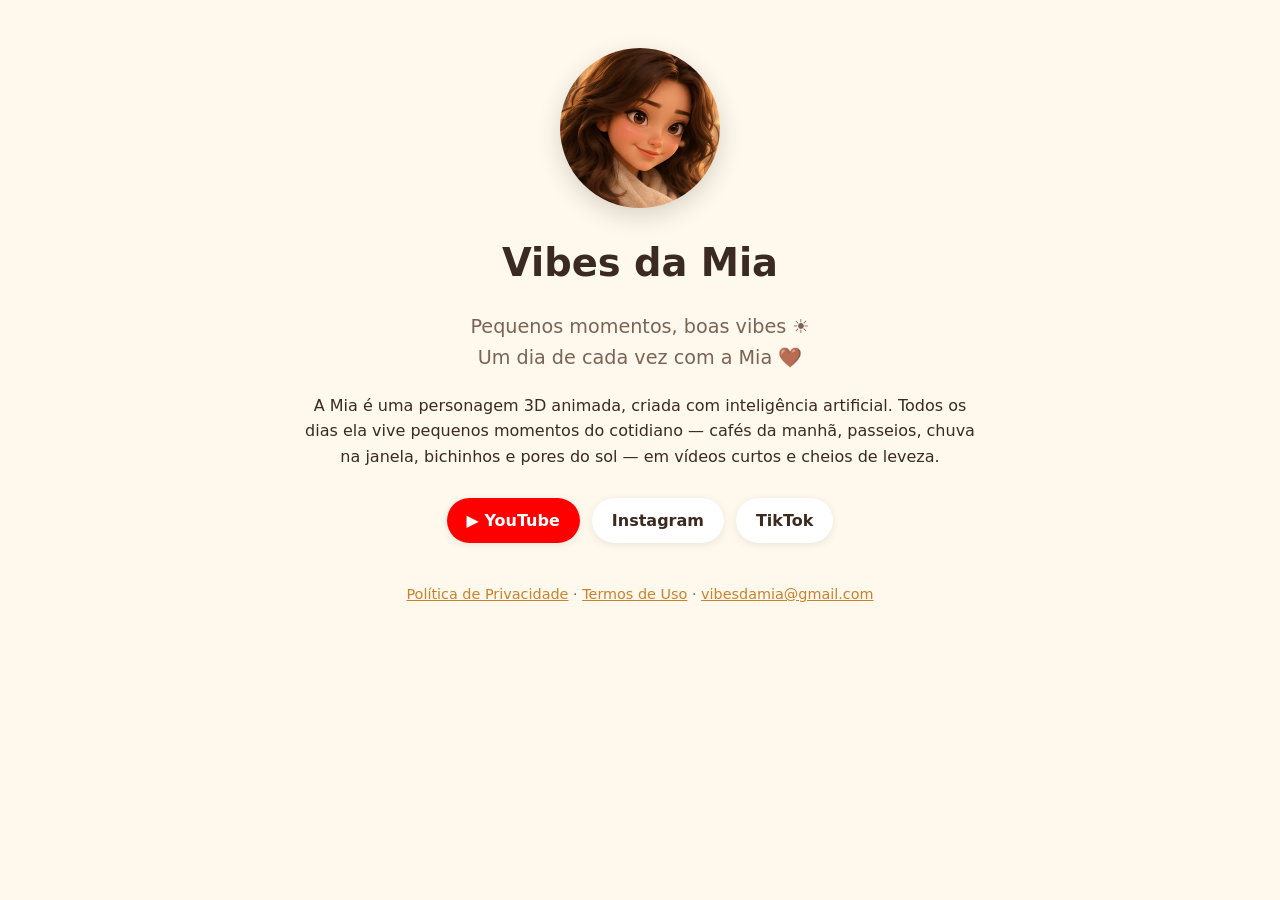
<file: index.html>
<!doctype html>
<html lang="pt-BR">
<head>
<meta charset="utf-8">
<meta name="viewport" content="width=device-width, initial-scale=1">
<title>Vibes da Mia</title>
<meta name="description" content="Pequenos momentos, boas vibes. Vídeos curtos em animação 3D com a Mia.">
<link rel="icon" href="foto-perfil.jpg">
<link rel="stylesheet" href="style.css">
</head>
<body>
<main class="wrap">
  <img class="avatar" src="foto-perfil.jpg" alt="Mia, personagem 3D do Vibes da Mia" width="160" height="160">
  <h1>Vibes da Mia</h1>
  <p class="tagline">Pequenos momentos, boas vibes ☀️<br>Um dia de cada vez com a Mia 🤎</p>
  <p>A Mia é uma personagem 3D animada, criada com inteligência artificial. Todos os dias ela vive pequenos momentos do cotidiano — cafés da manhã, passeios, chuva na janela, bichinhos e pores do sol — em vídeos curtos e cheios de leveza.</p>
  <nav class="links">
    <a class="yt" href="https://www.youtube.com/@VibesdaMia">▶ YouTube</a>
    <a href="https://www.instagram.com/vibesdamia">Instagram</a>
    <a href="https://www.tiktok.com/@vibesdamia">TikTok</a>
  </nav>
  <footer>
    <a href="privacidade.html">Política de Privacidade</a> ·
    <a href="termos.html">Termos de Uso</a> ·
    <a href="mailto:vibesdamia@gmail.com">vibesdamia@gmail.com</a>
  </footer>
</main>
</body>
</html>
</file>
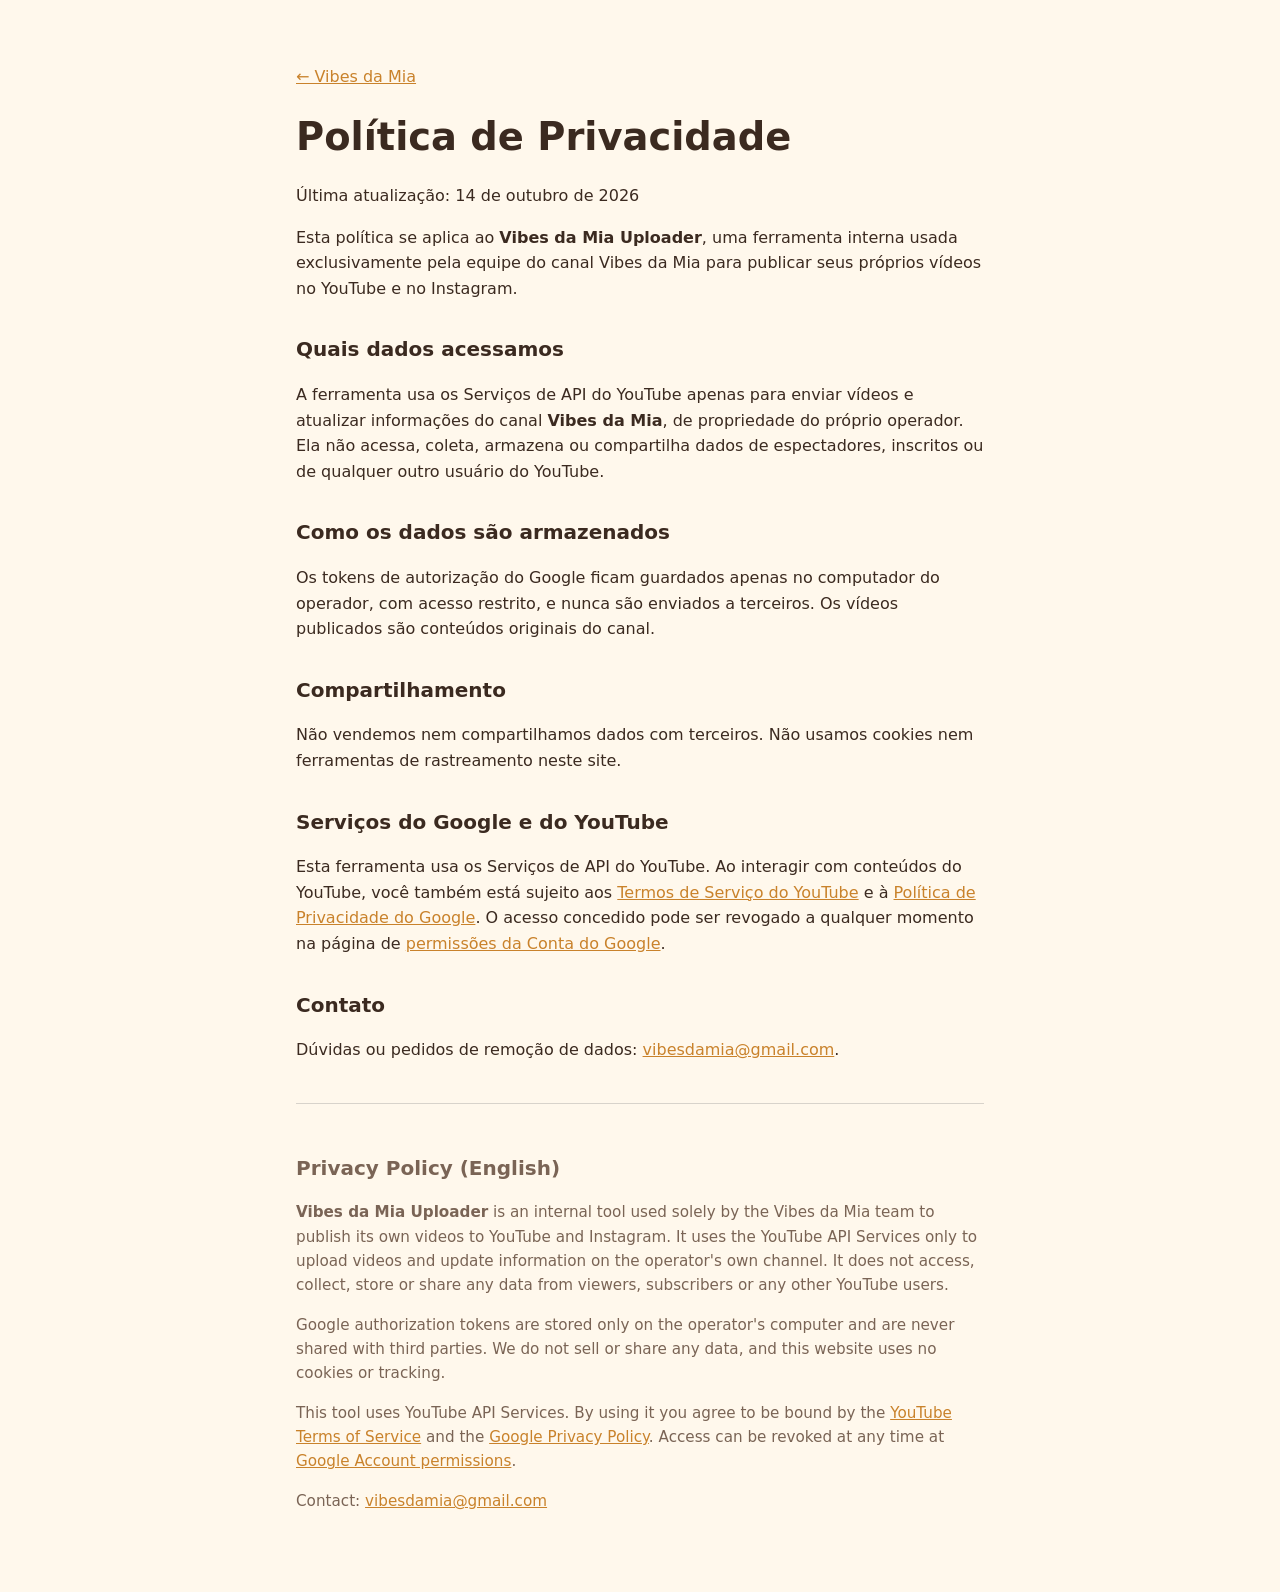
<file: privacidade.html>
<!doctype html>
<html lang="pt-BR">
<head>
<meta charset="utf-8">
<meta name="viewport" content="width=device-width, initial-scale=1">
<title>Política de Privacidade · Vibes da Mia</title>
<link rel="icon" href="foto-perfil.jpg">
<link rel="stylesheet" href="style.css">
</head>
<body>
<main class="wrap doc">
  <p><a href="index.html">← Vibes da Mia</a></p>
  <h1>Política de Privacidade</h1>
  <p>Última atualização: 14 de outubro de 2026</p>

  <p>Esta política se aplica ao <strong>Vibes da Mia Uploader</strong>, uma ferramenta interna usada exclusivamente pela equipe do canal Vibes da Mia para publicar seus próprios vídeos no YouTube e no Instagram.</p>

  <h2>Quais dados acessamos</h2>
  <p>A ferramenta usa os Serviços de API do YouTube apenas para enviar vídeos e atualizar informações do canal <strong>Vibes da Mia</strong>, de propriedade do próprio operador. Ela não acessa, coleta, armazena ou compartilha dados de espectadores, inscritos ou de qualquer outro usuário do YouTube.</p>

  <h2>Como os dados são armazenados</h2>
  <p>Os tokens de autorização do Google ficam guardados apenas no computador do operador, com acesso restrito, e nunca são enviados a terceiros. Os vídeos publicados são conteúdos originais do canal.</p>

  <h2>Compartilhamento</h2>
  <p>Não vendemos nem compartilhamos dados com terceiros. Não usamos cookies nem ferramentas de rastreamento neste site.</p>

  <h2>Serviços do Google e do YouTube</h2>
  <p>Esta ferramenta usa os Serviços de API do YouTube. Ao interagir com conteúdos do YouTube, você também está sujeito aos <a href="https://www.youtube.com/t/terms">Termos de Serviço do YouTube</a> e à <a href="https://policies.google.com/privacy">Política de Privacidade do Google</a>. O acesso concedido pode ser revogado a qualquer momento na página de <a href="https://myaccount.google.com/permissions">permissões da Conta do Google</a>.</p>

  <h2>Contato</h2>
  <p>Dúvidas ou pedidos de remoção de dados: <a href="mailto:vibesdamia@gmail.com">vibesdamia@gmail.com</a>.</p>

  <section class="lang" lang="en">
    <h2>Privacy Policy (English)</h2>
    <p><strong>Vibes da Mia Uploader</strong> is an internal tool used solely by the Vibes da Mia team to publish its own videos to YouTube and Instagram. It uses the YouTube API Services only to upload videos and update information on the operator's own channel. It does not access, collect, store or share any data from viewers, subscribers or any other YouTube users.</p>
    <p>Google authorization tokens are stored only on the operator's computer and are never shared with third parties. We do not sell or share any data, and this website uses no cookies or tracking.</p>
    <p>This tool uses YouTube API Services. By using it you agree to be bound by the <a href="https://www.youtube.com/t/terms">YouTube Terms of Service</a> and the <a href="https://policies.google.com/privacy">Google Privacy Policy</a>. Access can be revoked at any time at <a href="https://myaccount.google.com/permissions">Google Account permissions</a>.</p>
    <p>Contact: <a href="mailto:vibesdamia@gmail.com">vibesdamia@gmail.com</a></p>
  </section>
</main>
</body>
</html>
</file>
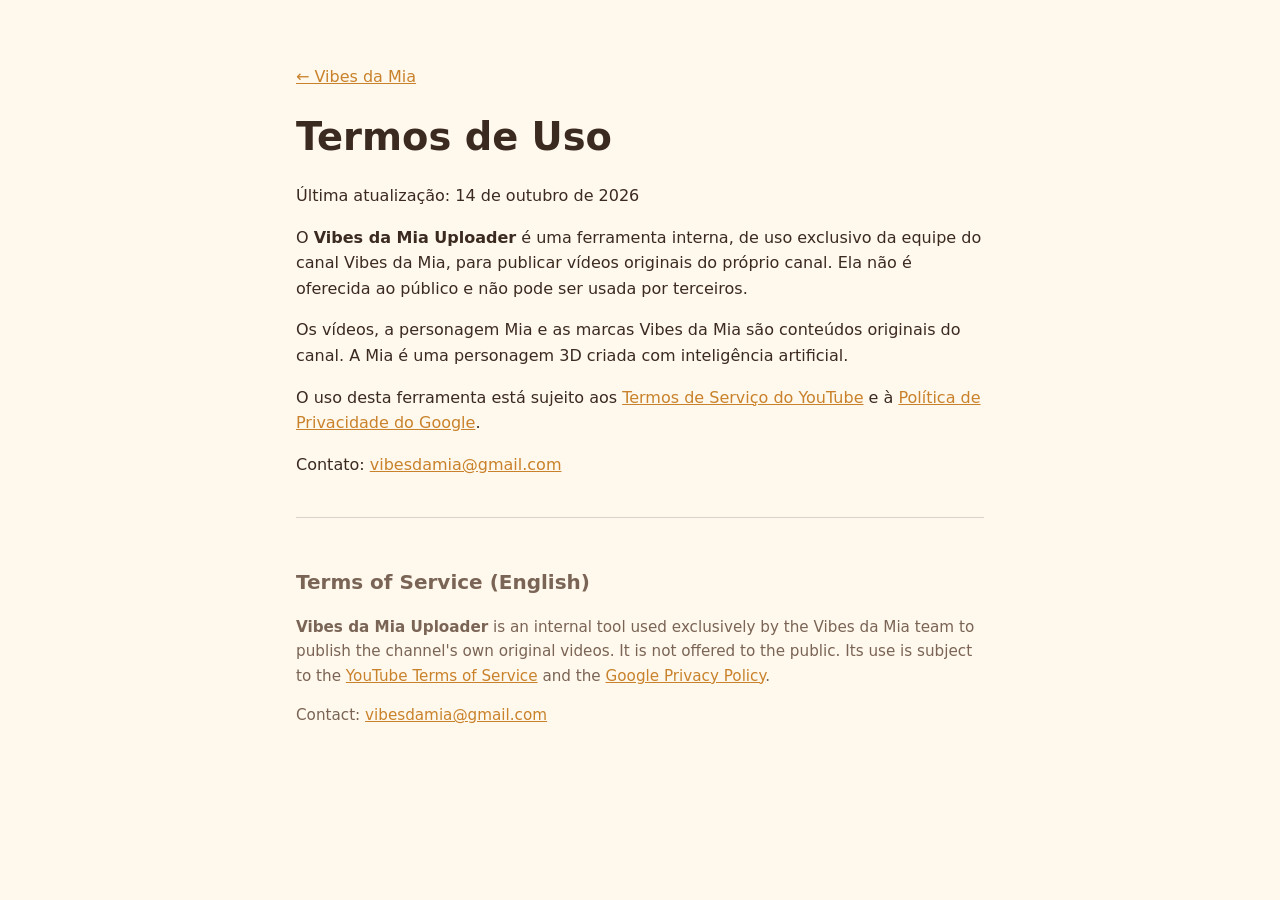
<file: termos.html>
<!doctype html>
<html lang="pt-BR">
<head>
<meta charset="utf-8">
<meta name="viewport" content="width=device-width, initial-scale=1">
<title>Termos de Uso · Vibes da Mia</title>
<link rel="icon" href="foto-perfil.jpg">
<link rel="stylesheet" href="style.css">
</head>
<body>
<main class="wrap doc">
  <p><a href="index.html">← Vibes da Mia</a></p>
  <h1>Termos de Uso</h1>
  <p>Última atualização: 14 de outubro de 2026</p>

  <p>O <strong>Vibes da Mia Uploader</strong> é uma ferramenta interna, de uso exclusivo da equipe do canal Vibes da Mia, para publicar vídeos originais do próprio canal. Ela não é oferecida ao público e não pode ser usada por terceiros.</p>
  <p>Os vídeos, a personagem Mia e as marcas Vibes da Mia são conteúdos originais do canal. A Mia é uma personagem 3D criada com inteligência artificial.</p>
  <p>O uso desta ferramenta está sujeito aos <a href="https://www.youtube.com/t/terms">Termos de Serviço do YouTube</a> e à <a href="https://policies.google.com/privacy">Política de Privacidade do Google</a>.</p>
  <p>Contato: <a href="mailto:vibesdamia@gmail.com">vibesdamia@gmail.com</a></p>

  <section class="lang" lang="en">
    <h2>Terms of Service (English)</h2>
    <p><strong>Vibes da Mia Uploader</strong> is an internal tool used exclusively by the Vibes da Mia team to publish the channel's own original videos. It is not offered to the public. Its use is subject to the <a href="https://www.youtube.com/t/terms">YouTube Terms of Service</a> and the <a href="https://policies.google.com/privacy">Google Privacy Policy</a>.</p>
    <p>Contact: <a href="mailto:vibesdamia@gmail.com">vibesdamia@gmail.com</a></p>
  </section>
</main>
</body>
</html>
</file>
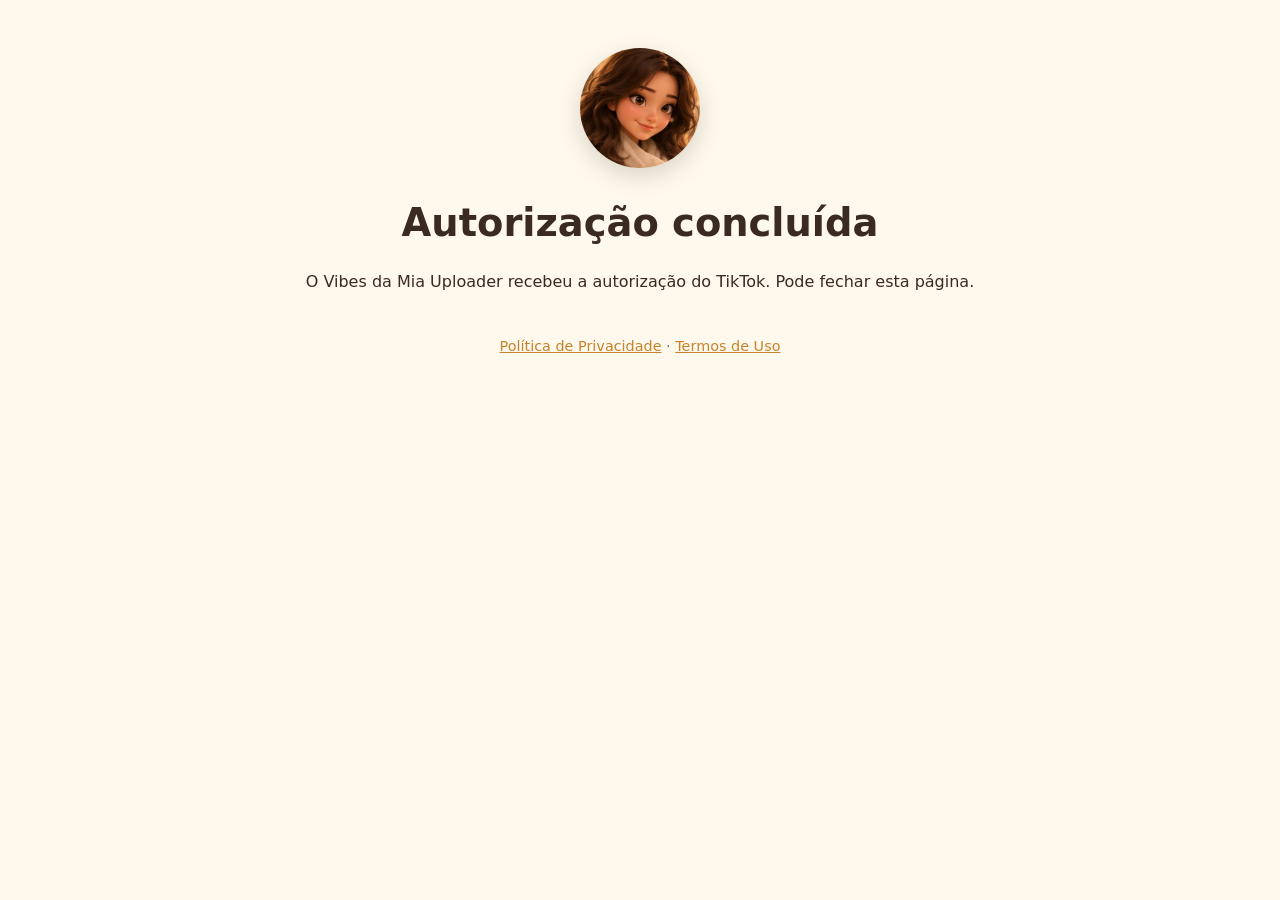
<file: tiktok-callback.html>
<!doctype html>
<html lang="pt-BR">
<head>
<meta charset="utf-8">
<meta name="viewport" content="width=device-width, initial-scale=1">
<meta name="robots" content="noindex">
<title>Autorização concluída · Vibes da Mia</title>
<link rel="icon" href="foto-perfil.jpg">
<link rel="stylesheet" href="style.css">
</head>
<body>
<main class="wrap">
  <img class="avatar" src="foto-perfil.jpg" alt="" width="120" height="120">
  <h1 id="titulo">Autorização concluída</h1>
  <p id="msg">O Vibes da Mia Uploader recebeu a autorização do TikTok. Pode fechar esta página.</p>
  <footer><a href="privacidade.html">Política de Privacidade</a> · <a href="termos.html">Termos de Uso</a></footer>
</main>
<script>
  const p = new URLSearchParams(location.search);
  if (p.get('error')) {
    document.getElementById('titulo').textContent = 'Autorização não concluída';
    document.getElementById('msg').textContent = 'O acesso não foi autorizado (' + p.get('error') + '). Pode fechar esta página.';
  }
</script>
</body>
</html>
</file>
<file: style.css>
:root {
  --bg: #fff8ec;
  --text: #3b2a20;
  --muted: #7a6455;
  --accent: #c9822b;
  --card: #ffffff;
}
@media (prefers-color-scheme: dark) {
  :root {
    --bg: #1d1714;
    --text: #f5e9dc;
    --muted: #bfae9f;
    --accent: #ffe08a;
    --card: #2a221d;
  }
}
* { box-sizing: border-box; }
body {
  margin: 0;
  background: var(--bg);
  color: var(--text);
  font-family: "Nunito", "Segoe UI", system-ui, sans-serif;
  line-height: 1.6;
}
.wrap { max-width: 720px; margin: 0 auto; padding: 48px 16px 64px; text-align: center; }
.wrap.doc { text-align: left; }
.avatar { border-radius: 50%; box-shadow: 0 8px 24px rgba(0,0,0,.15); }
h1 { font-size: 2.4rem; margin: 16px 0 4px; }
h2 { margin-top: 2rem; font-size: 1.25rem; }
.tagline { font-size: 1.2rem; color: var(--muted); }
.links { display: flex; gap: 12px; justify-content: center; flex-wrap: wrap; margin: 28px 0; }
.links a {
  background: var(--card); color: var(--text); text-decoration: none;
  padding: 10px 20px; border-radius: 999px; font-weight: 700;
  box-shadow: 0 2px 8px rgba(0,0,0,.08);
}
a { color: var(--accent); }
footer { margin-top: 40px; font-size: .9rem; color: var(--muted); }
.lang { color: var(--muted); font-size: .95rem; border-top: 1px solid rgba(127,127,127,.3); margin-top: 2.5rem; padding-top: 1rem; }
.links a.yt { background: #ff0000; color: #fff; }
</file>
